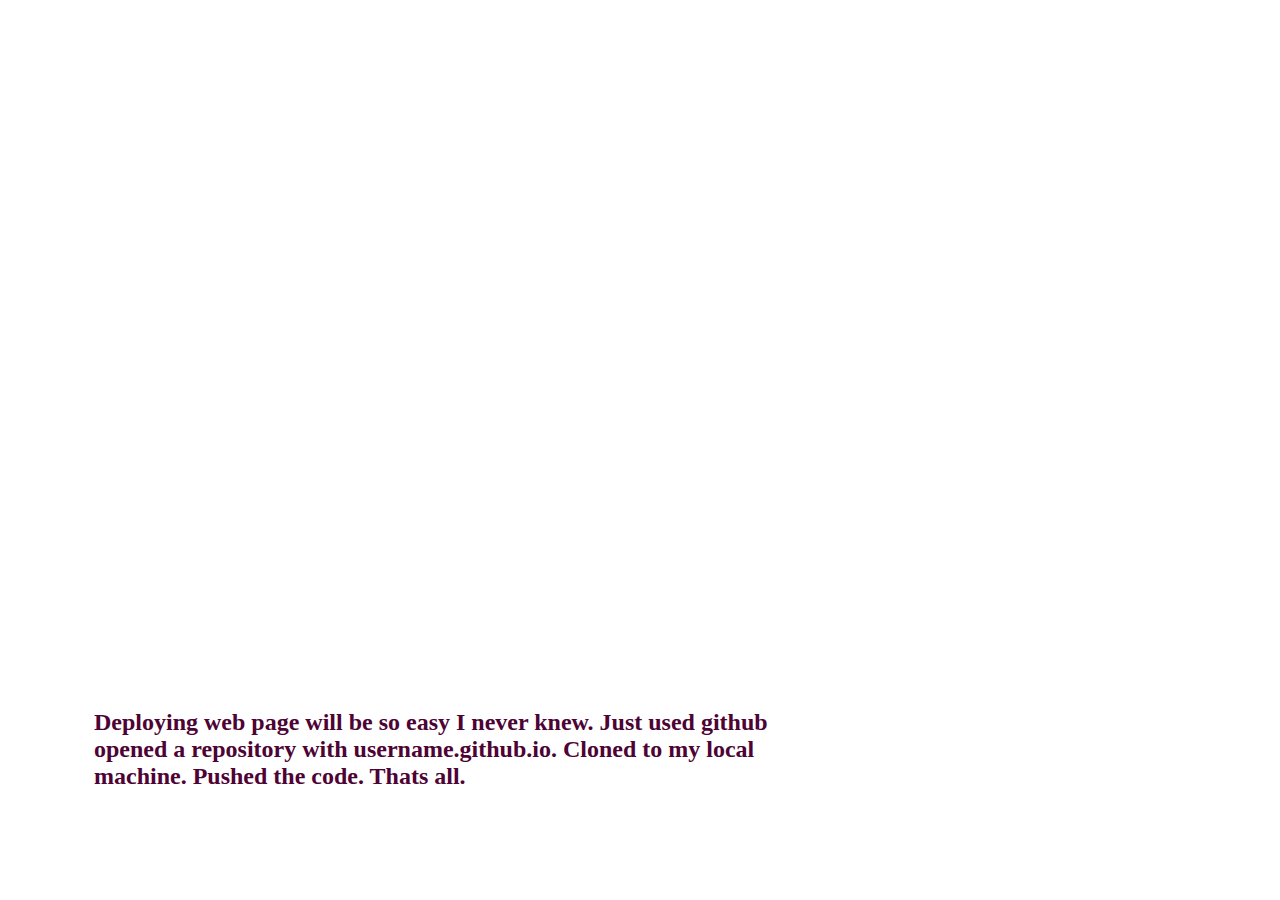
<file: index.html>
<!DOCTYPE html>
<html lang="en">
<head>
  <meta charset="UTF-8">
  <meta http-equiv="X-UA-Compatible" content="IE=edge">
  <meta name="viewport" content="width=device-width, initial-scale=1.0">
  <link rel="stylesheet" href="style.css">
  <title>Expanding Cards</title>
</head>
<body>
  <div class="container">
    <div class="panel active" style="background-image: url(https://images.unsplash.com/photo-1616813769023-d0557572ddbe?ixid=MXwxMjA3fDB8MHxwaG90by1wYWdlfHx8fGVufDB8fHw%3D&ixlib=rb-1.2.1&auto=format&fit=crop&w=1535&q=80);">

      <h3>Deploying web page will be so easy I never knew. Just used github opened a repository with username.github.io. Cloned to my local machine. Pushed the code. Thats all. </h3>
    </div>
    <div class="panel" style="background-image: url(https://images.unsplash.com/photo-1606884200186-5d222f2214c6?ixid=MXwxMjA3fDB8MHxwaG90by1wYWdlfHx8fGVufDB8fHw%3D&ixlib=rb-1.2.1&auto=format&fit=crop&w=372&q=80);">
    <h3>
      First create a simple html document with css and js. Link files as required. Save them Locally.
    </h3>
    </div>
    <div class="panel" style="background-image: url(https://images.unsplash.com/photo-1512581574034-6f1da619c5fa?ixid=MXwxMjA3fDB8MHxwaG90by1wYWdlfHx8fGVufDB8fHw%3D&ixlib=rb-1.2.1&auto=format&fit=crop&w=731&q=80);">
    <h3>
      Create a git gub account and push your changes and see the web site within seconds all for free. Thats open source. We love open source contributers
    </h3></div>
    <div class="panel" style="background-image: url(https://images.unsplash.com/photo-1555888997-03e986fc157b?ixid=MXwxMjA3fDB8MHxwaG90by1wYWdlfHx8fGVufDB8fHw%3D&ixlib=rb-1.2.1&auto=format&fit=crop&w=750&q=80);">
    <h3>
       My father did not see computers working. In our period we saw man landing on moon, using compurs and mobile, great leap forward in data science- .. inmy opinion man will soon get success in knowing what other person is thinking by using data science but it may not happen in our life time. 
    </h3></div>
    <div class="panel" style="background-image: url(https://images.unsplash.com/photo-1487811566627-ecd6321dfd2b?ixid=MXwxMjA3fDB8MHxwaG90by1wYWdlfHx8fGVufDB8fHw%3D&ixlib=rb-1.2.1&auto=format&fit=crop&w=334&q=80);">
    <h3>
      It is so difficult to be simple. <br>We will meet in our next blog. Untill then bye.
    </h3></div>
  </div>
  
    
  
  
  
  <script src="script.js"></script>
</body>
</html>
</file>
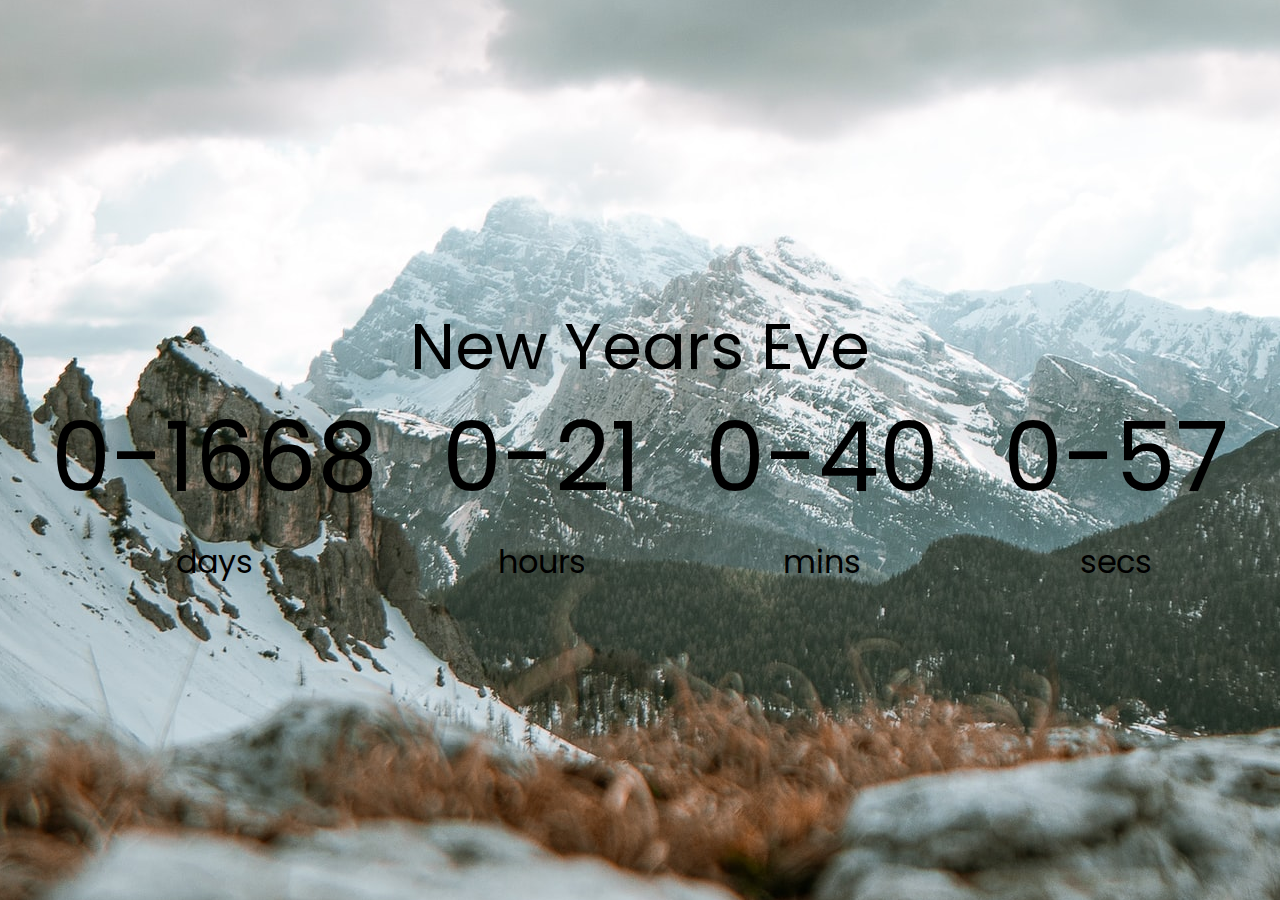
<file: CountDown/index.html>
<!DOCTYPE html>
<html lang="en">
<head>
    <meta charset="UTF-8">
    <meta http-equiv="X-UA-Compatible" content="IE=edge">
    <meta name="viewport" content="width=device-width, initial-scale=1.0">
    <title>BaseProject</title>
    <link rel="stylesheet" href="style.css">
    <script src="script.js" defer></script>
</head>
<body>
    <h1>New Years Eve</h1>
    <div class="countdown-container">
        <div class="countdown-el days-c">
            <p class="big-text" id="days">0</p>
            <span>days</span>
        </div>
        <div class="countdown-el hours-c">
            <p class="big-text" id="hours">0</p>
            <span>hours</span>
        </div>
        <div class="countdown-el minute-c">
            <p class="big-text" id="minutes">0</p>
            <span>mins</span>
        </div>
        <div class="countdown-el seconds-c">
            <p class="big-text" id="seconds">0</p>
            <span>secs</span>
        </div>
    </div>
    
    
</body>
</html>
</file>
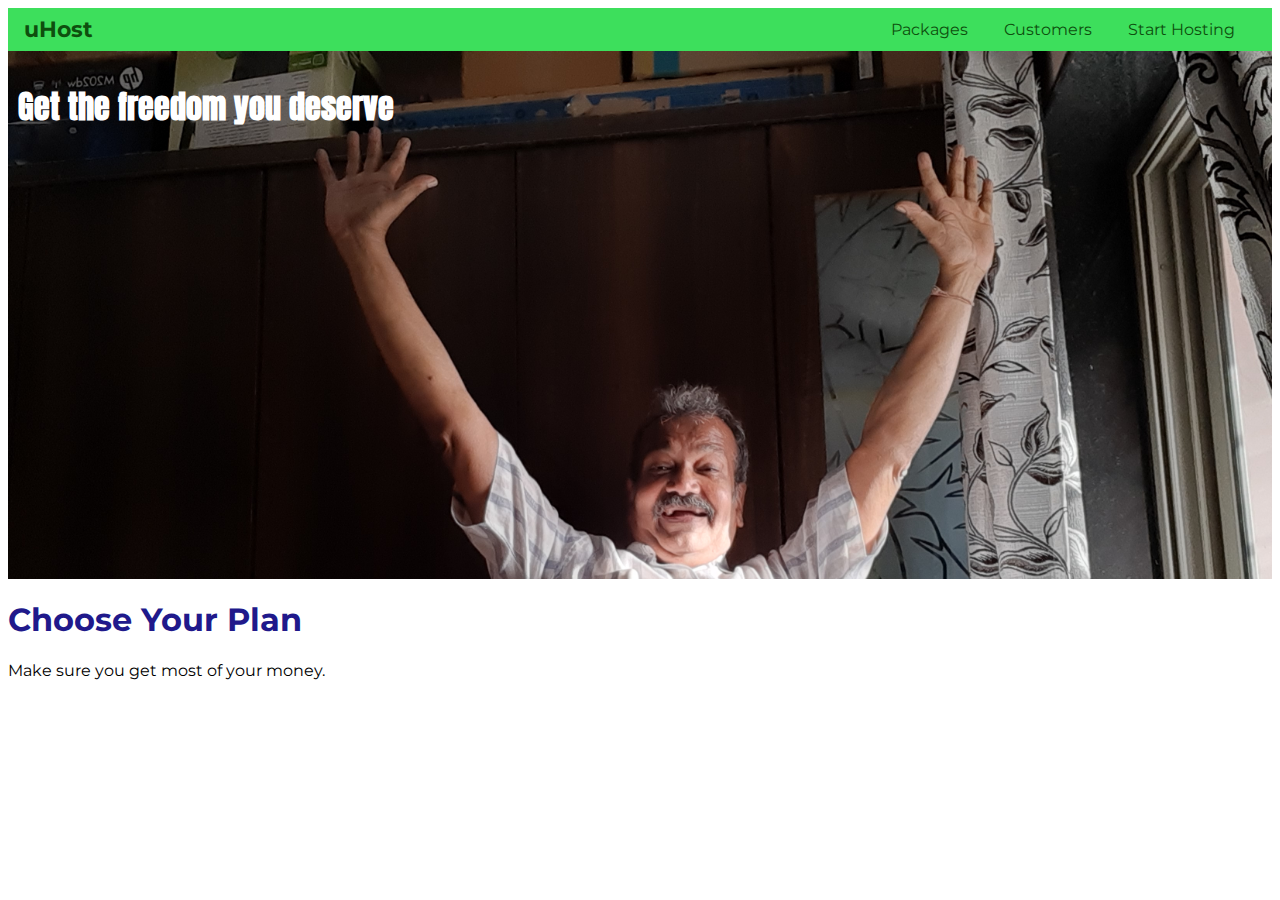
<file: css/index.html>
<!DOCTYPE html>
<html lang="en">
<head>
  <meta charset="UTF-8">
  <meta http-equiv="X-UA-Compatible" content="IE=edge">
  <meta name="viewport" content="width=device-width, initial-scale=1.0">
  <title>uHost</title>
  <link rel="stylesheet" href="main.css">
  <link href="https://fonts.googleapis.com/css2?family=Montserrat:wght@400;700&display=swap" rel="stylesheet">
  <link href="https://fonts.googleapis.com/css2?family=Anton&display=swap" rel="stylesheet">
  
</head>
<body>
  <header class="main-header">
    <div>
      <a href="index.html" class="main-header-brand">
        uHost
      </a>
    </div><nav class="main-nav">
      <ul class="main-nav-items">
        <li class="main-nav-item">
          <a href="Packages/index.html">Packages</a>
        </li>
        <li class="main-nav-item">
          <a href="customers/index.html">Customers</a>
        </li>
        <li class="main-nav-item">
          <a href="start-hosting/index.htnl">Start Hosting</a>
        </li>
      </ul>
    </nav>
  </header>
  <main>
    <section id="product-overview" >
      <h1>Get the freedom you deserve</h1>
    </section>
    <section id="plans"><h1 class="section-title">Choose Your Plan</h1>
    <p>Make sure you get most of your money.</p></section>
  </main>
  
</body>
</html>
</file>
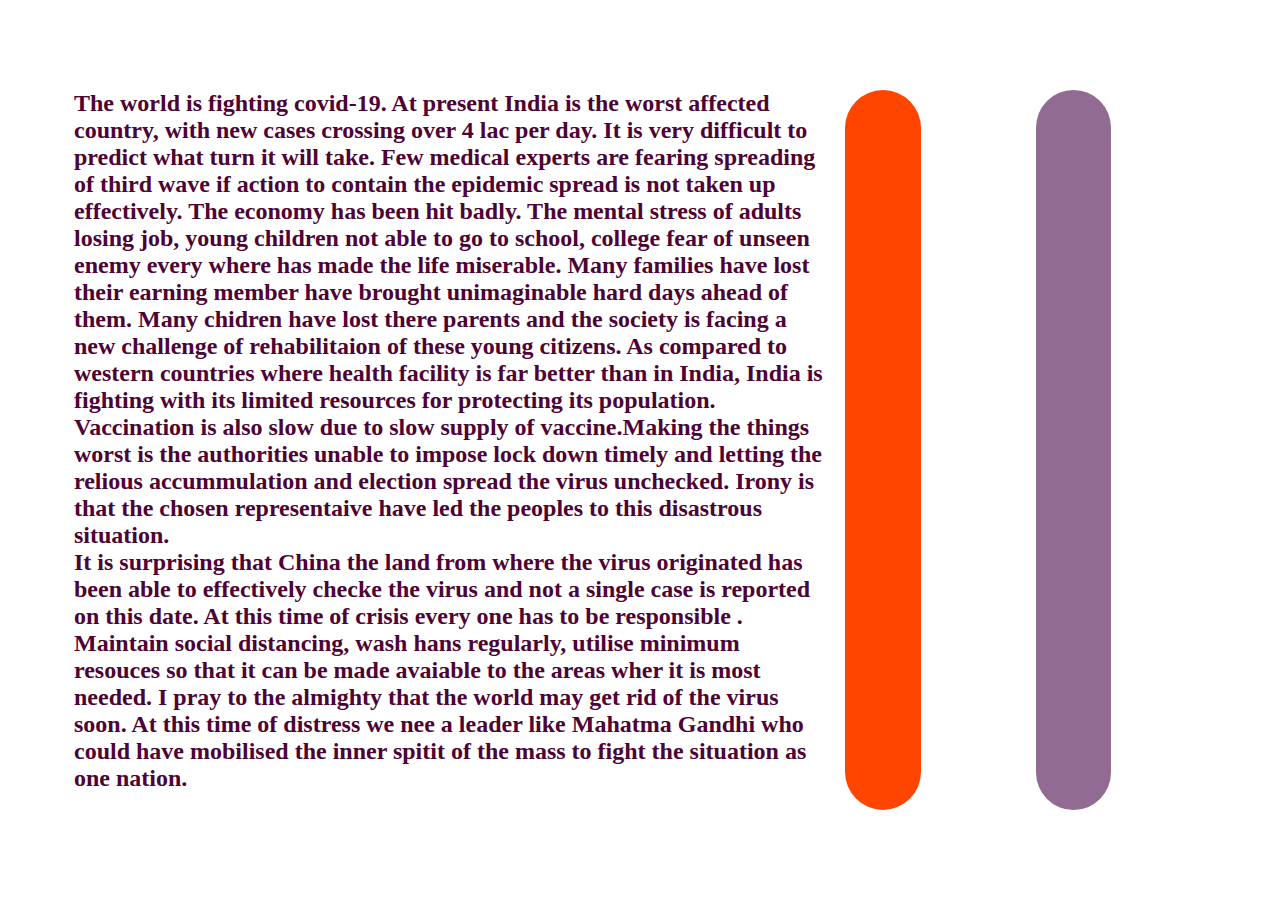
<file: myblog/index.html>
<!DOCTYPE html>
<html lang="en">
<head>
  <meta charset="UTF-8">
  <meta http-equiv="X-UA-Compatible" content="IE=edge">
  <meta name="viewport" content="width=device-width, initial-scale=1.0">
  <link rel="stylesheet" href="style.css">
  <title>Expanding Cards</title>
</head>
<body>
  <div class="container">
    <div class="panel active" style="">

      <h3>The world is fighting covid-19. At present India is the worst affected country, with new cases crossing over 4 lac per day. It is very difficult to predict what turn it will take. Few medical experts are fearing spreading of third wave if action to contain the epidemic spread is not taken up effectively. The economy has been hit badly. The mental stress of adults losing job, young children not able to go to school, college fear of unseen enemy every where has made the life miserable. Many families have lost their earning member  have brought unimaginable hard days ahead of them. Many chidren have lost there parents and the society is facing a new challenge of rehabilitaion of these young citizens. As compared to western countries where health facility is far better than in India, India is fighting with its limited resources for protecting its population. Vaccination is also slow due to slow supply of vaccine.Making the things worst is the authorities unable to impose lock down timely and letting the relious accummulation and election spread the virus unchecked. Irony is that the chosen representaive have led the peoples to this disastrous situation. <br> It is surprising that China the land from where the virus originated has been able to effectively checke the virus and not a single case is reported on this date.  At this time of crisis every one has to be responsible . Maintain social distancing, wash hans regularly, utilise minimum resouces so that it can be made avaiable to the areas wher it is  most needed. I pray to the almighty that the world may get rid of the virus soon. At this time of distress we nee a leader like Mahatma Gandhi who could have mobilised the inner spitit of the mass to fight the situation as one nation.</h3>
    </div>
    <div class="panel" style="background: orangered">
    <h3>
      Changed from laptop to Desktop!
      </h3>
    </div>
    <div class="panel" style="background-image: ">
    <h3>
     </h3></div>
    <div class="panel" style="background: rgb(146, 107, 146);">
    <h3>
         </h3></div>
    <div class="panel" style="">
    <h3>
      </h3></div>
  </div>
  
    
  
  
  
  <script src="script.js"></script>
</body>
</html>
</file>
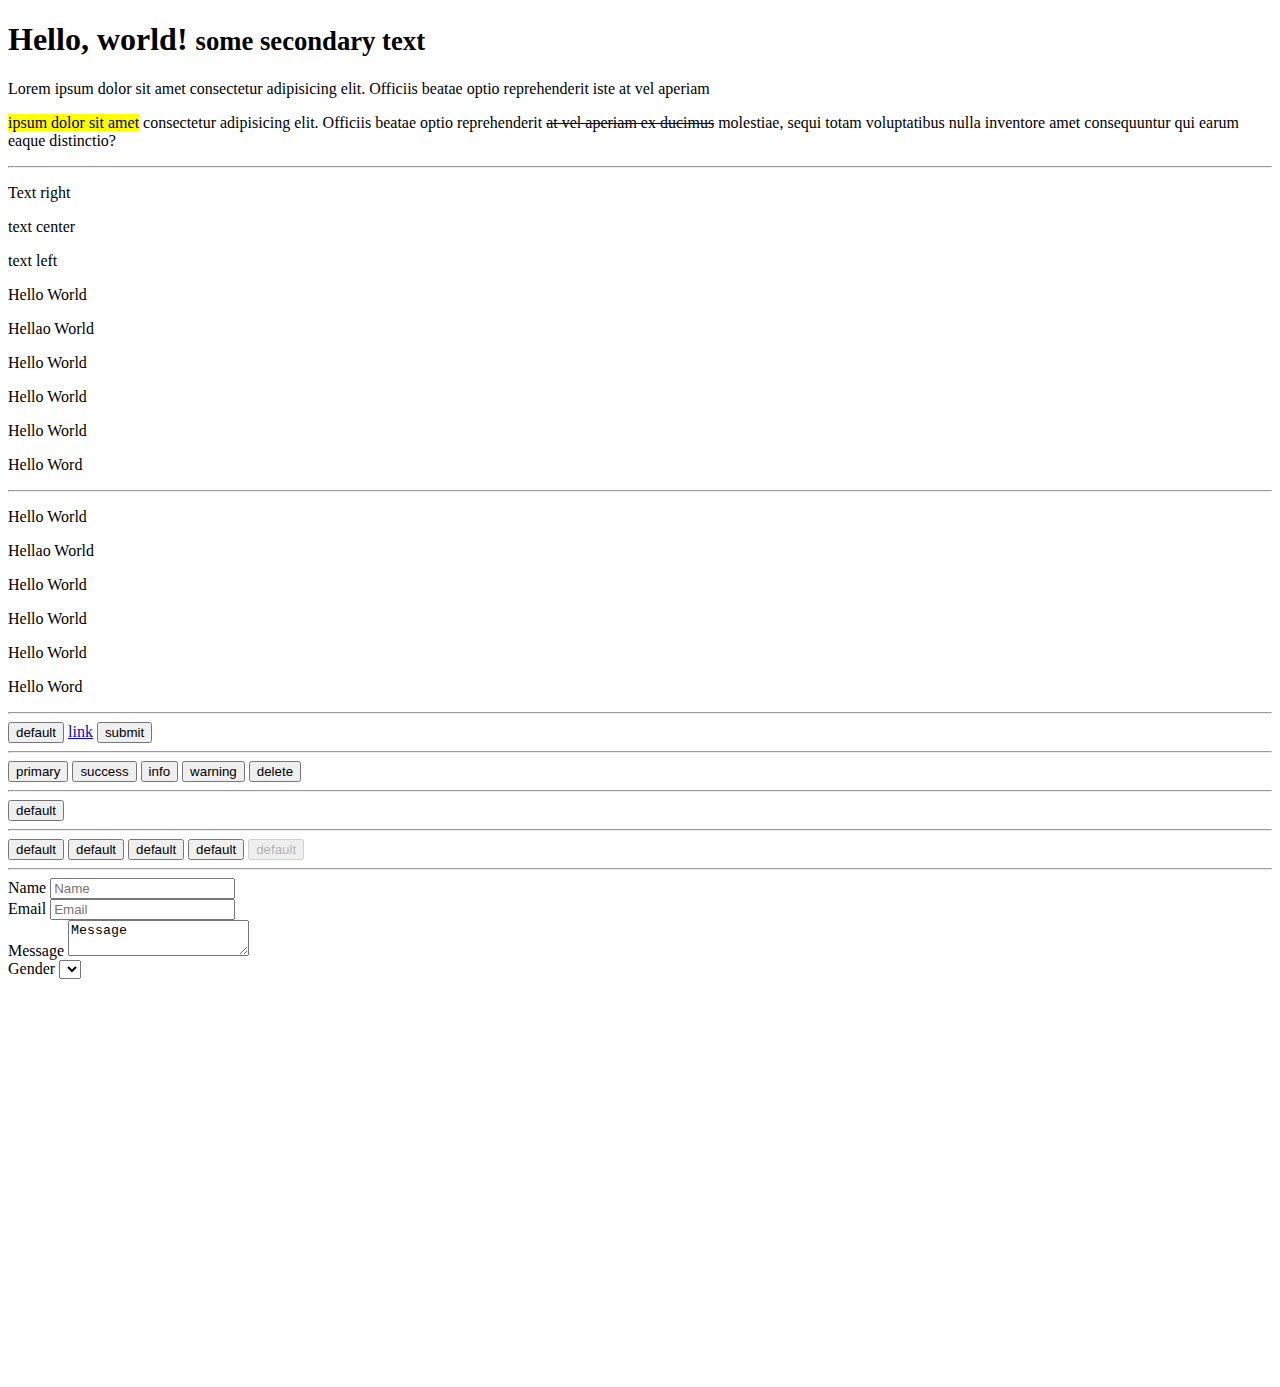
<file: newproject/index.html>
<!doctype html>
<html lang="en">
  <head>
    <!-- Required meta tags -->
    <meta charset="utf-8">
    <meta name="viewport" content="width=device-width, initial-scale=1">

    <!-- Bootstrap CSS -->
    <link href="https://cdn.jsdelivr.net/npm/bootstrap@5.0.0-beta3/dist/css/bootstrap.min.css" rel="stylesheet" integrity="sha384-eOJMYsd53ii+scO/bJGFsiCZc+5NDVN2yr8+0RDqr0Ql0h+rP48ckxlpbzKgwra6" crossorigin="anonymous">

    <title>Boot strap cheat sheet</title>
  </head>
  <body>
    <!--topography-->
    <div class="container">
     <h1 class="page-header">Hello, world! <small>some secondary text</small></h1>
     <p class="lead">Lorem ipsum dolor sit amet consectetur adipisicing elit. Officiis beatae optio reprehenderit iste at vel aperiam</p>
     <p><mark >ipsum dolor sit amet</mark> consectetur adipisicing elit. Officiis beatae optio reprehenderit <del>at vel aperiam ex ducimus</del>  molestiae, sequi totam voluptatibus nulla inventore amet consequuntur qui earum eaque distinctio?</p>
     <hr>
     <!--ALIGNMENT-->
     <p class="text-right">Text right</p>
     <p class="text-center">text center</p>
     <p class="text-left">text left</p>
    </div>
    <!--CONTEXTUAL COLORS-->
    <div class="container">
      <p class="text-primary">Hello World</p>
      <p class="text-success">Hellao World</p>
      <p class="text-info">Hello World</p>
      <p class="text-warning">Hello World</p>
      <p class="text-danger">Hello World</p>
      <p class="text-muted">Hello Word</p>
      <hr>
      <!--CONTEXTUAL BG COLOR-->
      <p class="bg-primary">Hello World</p>
      <p class="bg-success">Hellao World</p>
      <p class="bg-info">Hello World</p>
      <p class="bg-warning">Hello World</p>
      <p class="bg-danger">Hello World</p>
      <p class="bg-muted">Hello Word</p>


    </div>
    <hr>

    <!--BUTTON-->
    <div class="container">
      <button class="btn btn-default">default</button>
      <a href="http://" class="btn btn-default" role="button">link</a>
      <input type="submit" class="btn btn-default" value="submit">
      <hr>

      <!--CONTEXTUAL BUTTON-->
      <button class="btn btn-primary">primary</button>
      <button class="btn btn-sucess">success</button>
      <button class="btn btn-info">info</button>
      <button class="btn btn-warning">warning</button>
      <button class="btn btn-danger">delete</button>
      <hr>
      <button class="btn btn-default">default</button>
      <hr>
      <!--BUTTON SIZES-->
      <button class="btn btn-default btn-lg" >default</button>
      <button class="btn btn-default btn-sm">default</button>
      <button class="btn btn-default btn-xs">default</button>
      <button class="btn btn-primary btn-sm">default</button>
      <button class="btn btn-primary btn-sm" disabled="disabled">default</button>
      <hr>
      <!--FORMS-->
      <div class="container">
        <form action="">
          <div class="form-group">
            <label>Name</label>
            <input type="text" class="form-control" placeholder="Name">
          </div>

          <div class="form-group">
            <label>Email</label>
            <input type="email" class="form-control" placeholder="Email">
          </div>

          <div class="form-group">
            <label>Message</label>
            <textarea name="message" class="form-control" placeholder="Message">Message</textarea>
          </div>

          <div class="form-group">
            <label>Gender</label>
            <select name="" id=""></select>
          </div>

        </form>
      </div>
      




    </div>
    <div style="height: 400px"></div>
    

    <!-- Optional JavaScript; choose one of the two! -->

    <!-- Option 1: Bootstrap Bundle with Popper -->
    <script src="https://cdn.jsdelivr.net/npm/bootstrap@5.0.0-beta3/dist/js/bootstrap.bundle.min.js" integrity="sha384-JEW9xMcG8R+pH31jmWH6WWP0WintQrMb4s7ZOdauHnUtxwoG2vI5DkLtS3qm9Ekf" crossorigin="anonymous"></script>

    <!-- Option 2: Separate Popper and Bootstrap JS -->
    <!--
    <script src="https://cdn.jsdelivr.net/npm/@popperjs/core@2.9.1/dist/umd/popper.min.js" integrity="sha384-SR1sx49pcuLnqZUnnPwx6FCym0wLsk5JZuNx2bPPENzswTNFaQU1RDvt3wT4gWFG" crossorigin="anonymous"></script>
    <script src="https://cdn.jsdelivr.net/npm/bootstrap@5.0.0-beta3/dist/js/bootstrap.min.js" integrity="sha384-j0CNLUeiqtyaRmlzUHCPZ+Gy5fQu0dQ6eZ/xAww941Ai1SxSY+0EQqNXNE6DZiVc" crossorigin="anonymous"></script>
    -->
  </body>
</html>
</file>
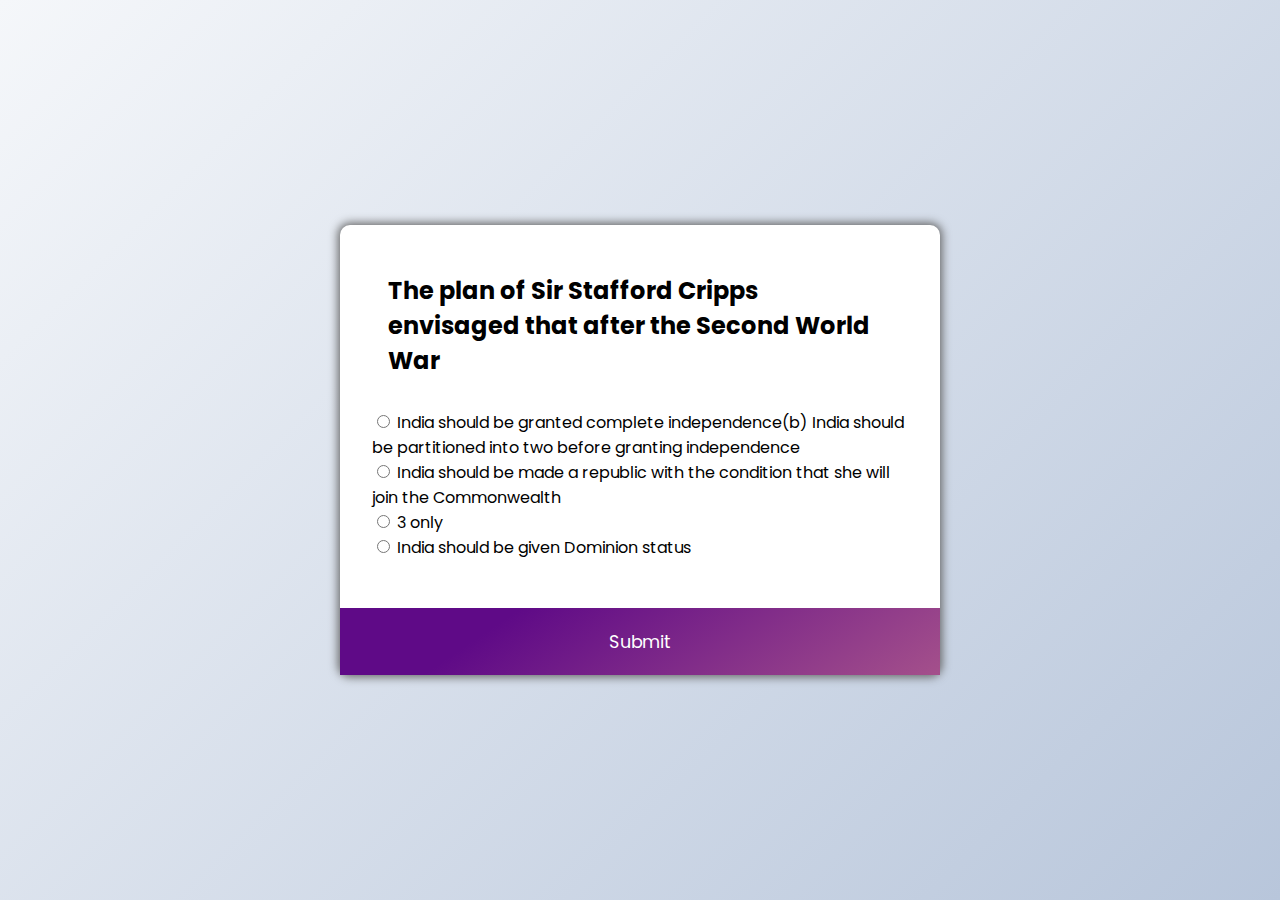
<file: QuizProject/index.html>
<!DOCTYPE html>
<html lang="en">
<head>
    <meta charset="UTF-8">
    <meta name="viewport" content="width=device-width, initial-scale=1.0">
    <title>QuizProject</title>
    <link rel="stylesheet" href="style.css">
    <script src="script.js" defer></script>
</head>
<body>   
    <div class="quiz-container" id="quiz">
        <div class="quiz-header">
            <h2 id="question">Question text</h2>
            <ul>
                <li>
                    <input 
                    type="radio"
                     id="a"
                      name="answer"
                      class="answer"
                      />
                      <label id="a_text" for="a">Question</label>
                    </li>
                <li>
                    <input
                     type="radio"
                     id="b"
                      name="answer"
                       class="answer"
                       />
                       <label id="b_text" for="b">Question</label>
                    </li>
                <li>
                    <input 
                    type="radio"
                     id="c"
                      name="answer"
                       class="answer"
                       />
                       <label id="c_text" for="c">Question</label>
                </li>
                <li>
                    <input
                     type="radio"
                     id="d"
                      name="answer"
                       class="answer"
                       />
                       <label id="d_text" for="d">Question</label>
                </li>
            </ul>            
        </div>
        <button id="submit">Submit</button>
    </div>    
</body>
</html>
</file>
<file: style.css>
@import url('https://fonts.googleapis.com/css2?family=Muli&display=swap');

* {
    box-sizing: border-box;
}

body {
    font-family: 'Muli' sans-serif;
    display: flex;
   
    align-items: center;
    justify-content: center;
    height: 100vh;
    overflow: hidden;
    margin: 0;
}

.container {
    display: flex;
    width: 90vw;
}
.panel {
    background-size: auto 100%;
    background-position: center;
    background-repeat: no-repeat;
    height: 80vh;
    border-radius: 50px;
    color: rgb(77, 3, 52);
    cursor: pointer;
    flex: 0.5;
    margin: 10px;
    position: relative;
    transition: 0.7s ease-in;
}
.panel h3 {
    font-size:24px;
    position: absolute;
    bottom: 20px;
    left: 20px;
    margin: 0;
    opacity: 0;
}

.panel.active {
    flex: 5;
}
.panel.active h3{
    opacity: 1;
    transition: opacity 0.3s ease-in 0.4s;
}
@media (max-width: 480){
  .container {
    width: 100vw;
  }
  .panel:nth-of-type(4),
  .panel:nth-of-type(5){
    display: none;
  }
}
</file>
<file: CountDown/style.css>
@import url("https://fonts.googleapis.com/css2?family=Poppins:wght@300;400;600&display=swap");
* {
  box-sizing: border-box;
}

body {
  background-image: url(../images/nature1.jpg);
  min-height: 100vh;
  background-size: "cover";
  background-position: center center;
  font-family: "Poppins", sans-serif;
  margin: 0;
  display: flex;
  flex-direction: column;
  align-items: center;
  justify-content: center;
}

h1 {
  font-weight: normal;
  font-size: 4rem;
  margin: -1rem;
}

.countdown-container {
  display: flex;
  flex-wrap: wrap;
  justify-content: center;
}

.big-text {
  font-size: 6rem;
  line-height: 1;
  margin: 2rem;
}

.countdown-el {
  text-align: center;
}

.countdown-el span {
  font-size: 2rem;
  margin: 0 1rem;
}
</file>
<file: css/main.css>
* {
  box-sizing: border-box;
}
body {
  font-family: "Montserrat", sans-serif;
}

#product-overview {
  background: #ff1ab4;
  width: 100%;
  height: 528px;
  padding: 10px;
  background-image: url(PradeepFreedom.jpg);
  background-size: 100%;
  background-repeat: no-repeat;
}
#product-overview h1 {
  color: white;
  font-family: "Anton", sans-serif;
}
.section-title {
  color: #20198b;
}

.main-header {
  width: 100%;
  background: #3ddf5c;
  padding: 8px 16px;
}

.main-nav-item {
  display: inline-block;
  padding: 0 16px;
}

.main-nav-item a {
  color: #0e4f0e;
  text-decoration: none;
}

.main-nav-items {
  margin: 0;
  padding-left: 0;
  list-style: none;
}

.main-header > div {
  display: inline-block;
  vertical-align: middle;
}

.main-header-brand {
  color: #0e4f0e;
  text-decoration: none;
  font-weight: bold;
  font-size: 22px;
}

.main-nav {
  display: inline-block;
  width: calc(100% - 74px);
  text-align: right;
  vertical-align: middle;
}

.main-nav-item a:hover,
.main-nav-item a:active {
  color: white;
}

/* p::first-letter {  (sudo element )
  color: red;
} */
</file>
<file: myblog/style.css>
@import url("https://fonts.googleapis.com/css2?family=Muli&display=swap");

* {
  box-sizing: border-box;
}

body {
  font-family: "Muli" sans-serif;
  display: flex;

  align-items: center;
  justify-content: center;
  height: 100vh;
  overflow: hidden;
  margin: 0;
}

.container {
  display: flex;
  width: 90vw;
}
.panel {
  background-size: auto 100%;
  background-position: center;
  background-repeat: no-repeat;
  height: 80vh;
  border-radius: 50px;
  color: rgb(77, 3, 52);
  cursor: pointer;
  flex: 0.5;
  margin: 10px;
  position: relative;
  transition: 0.7s ease-in;
}
.panel h3 {
  font-size: 24px;
  position: absolute;
  text-align: center center;
  margin: 0;
  opacity: 0;
}

.panel.active {
  flex: 5;
}
.panel.active h3 {
  opacity: 1;
  transition: opacity 0.3s ease-in;
}
@media (max-width: 480) {
  .container {
    width: 100vw;
  }
  .panel:nth-of-type(4),
  .panel:nth-of-type(5) {
    display: none;
  }
}
</file>
<file: QuizProject/style.css>
@import url("https://fonts.googleapis.com/css2?family=Poppins:wght@300;400;600&display=swap");
* {
  box-sizing: border-box;
}

body {
  background-color: #b8c6db;
  background-image: linear-gradient(315deg, #b8c6db 0%, #f5f7fa 100%);
  font-family: "Poppins", sans-serif;
  display: flex;
  align-items: center;
  justify-content: center;
  margin: 0;
  min-height: 100vh;
}
.quiz-container {
  background-color: #fff;
  border-radius: 10px;
  box-shadow: 0 0 10px 2px rgba(100, 100, 100, 100.1);
  width: 600px;
  max-width: 100%;
}

.quiz-header {
  padding: 2rem;
}

h2 {
  padding: 1rem;
  text-align: centers;
  margin: 0;
}

ul {
  list-style-type: none;
  padding: 0;
}

ul ui {
  font-size: 1.1rem;
  margin: 1rem 0;
}

ul li label {
  cursor: pointer;
}

button {
  background-color: #9e4383;
  background-image: linear-gradient(326deg, #a4508b 0%, #5f0a87 74%);
  color: white;
  cursor: pointer;
  display: block;
  font-family: inherit;
  font-size: 1.1rem;
  width: 100%;
  border: none;
  padding: 1.3rem;
}
button:hover {
  background-color: rgba(192, 153, 194, 0.356);
}

button:focus {
  background-color: #732d91;
  outline: none;
}
</file>
